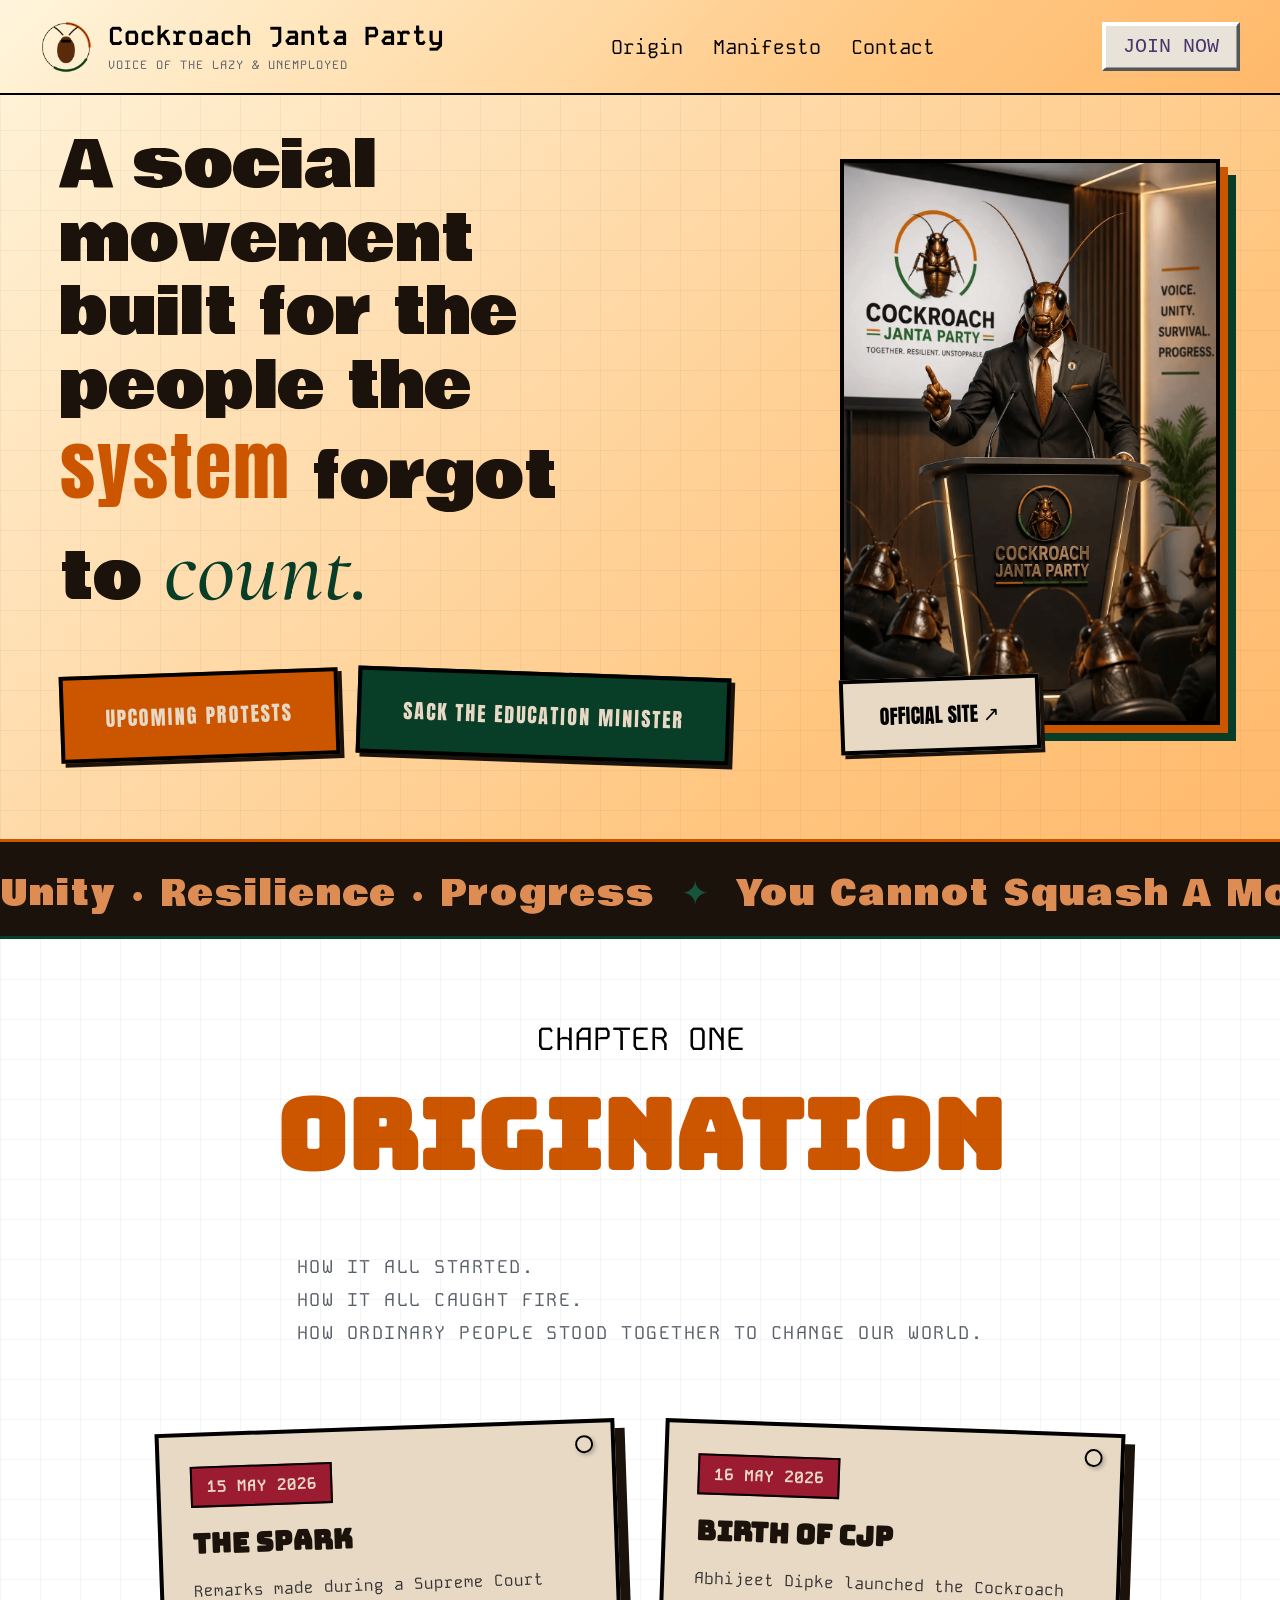
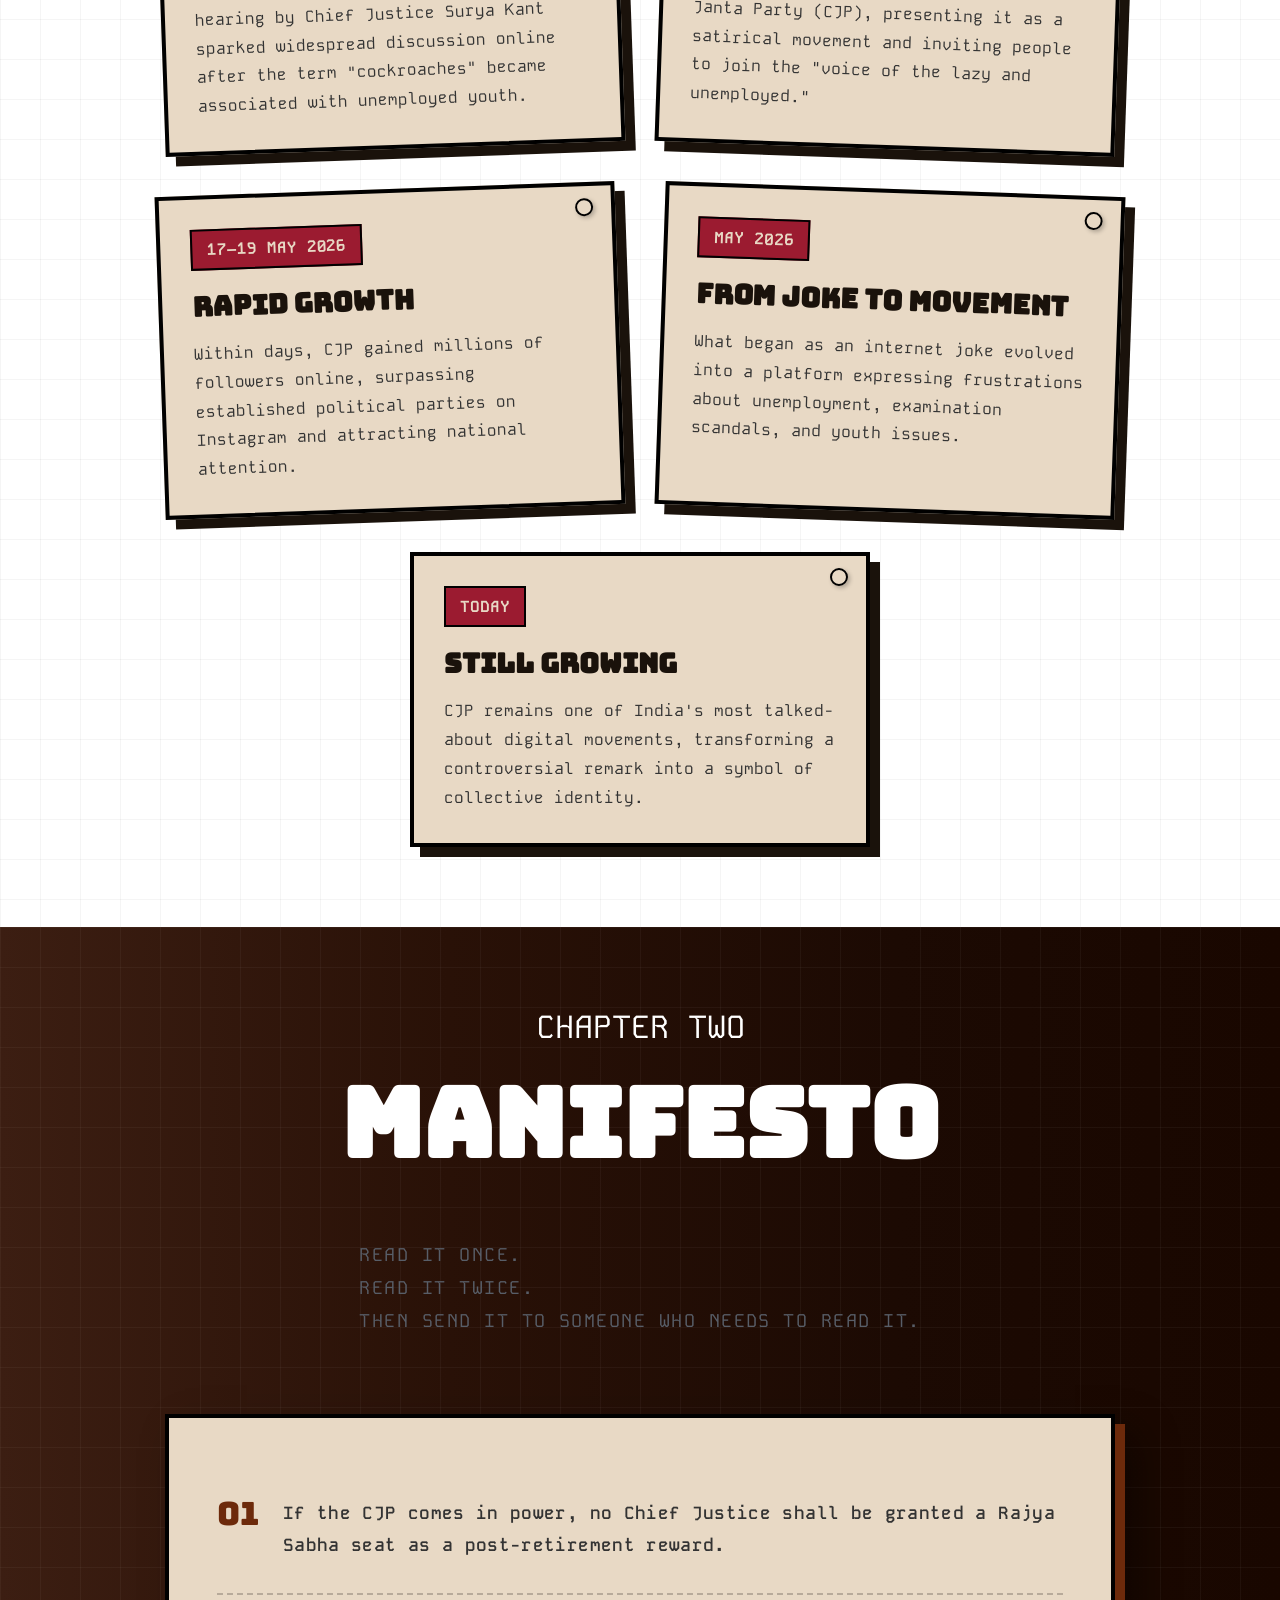
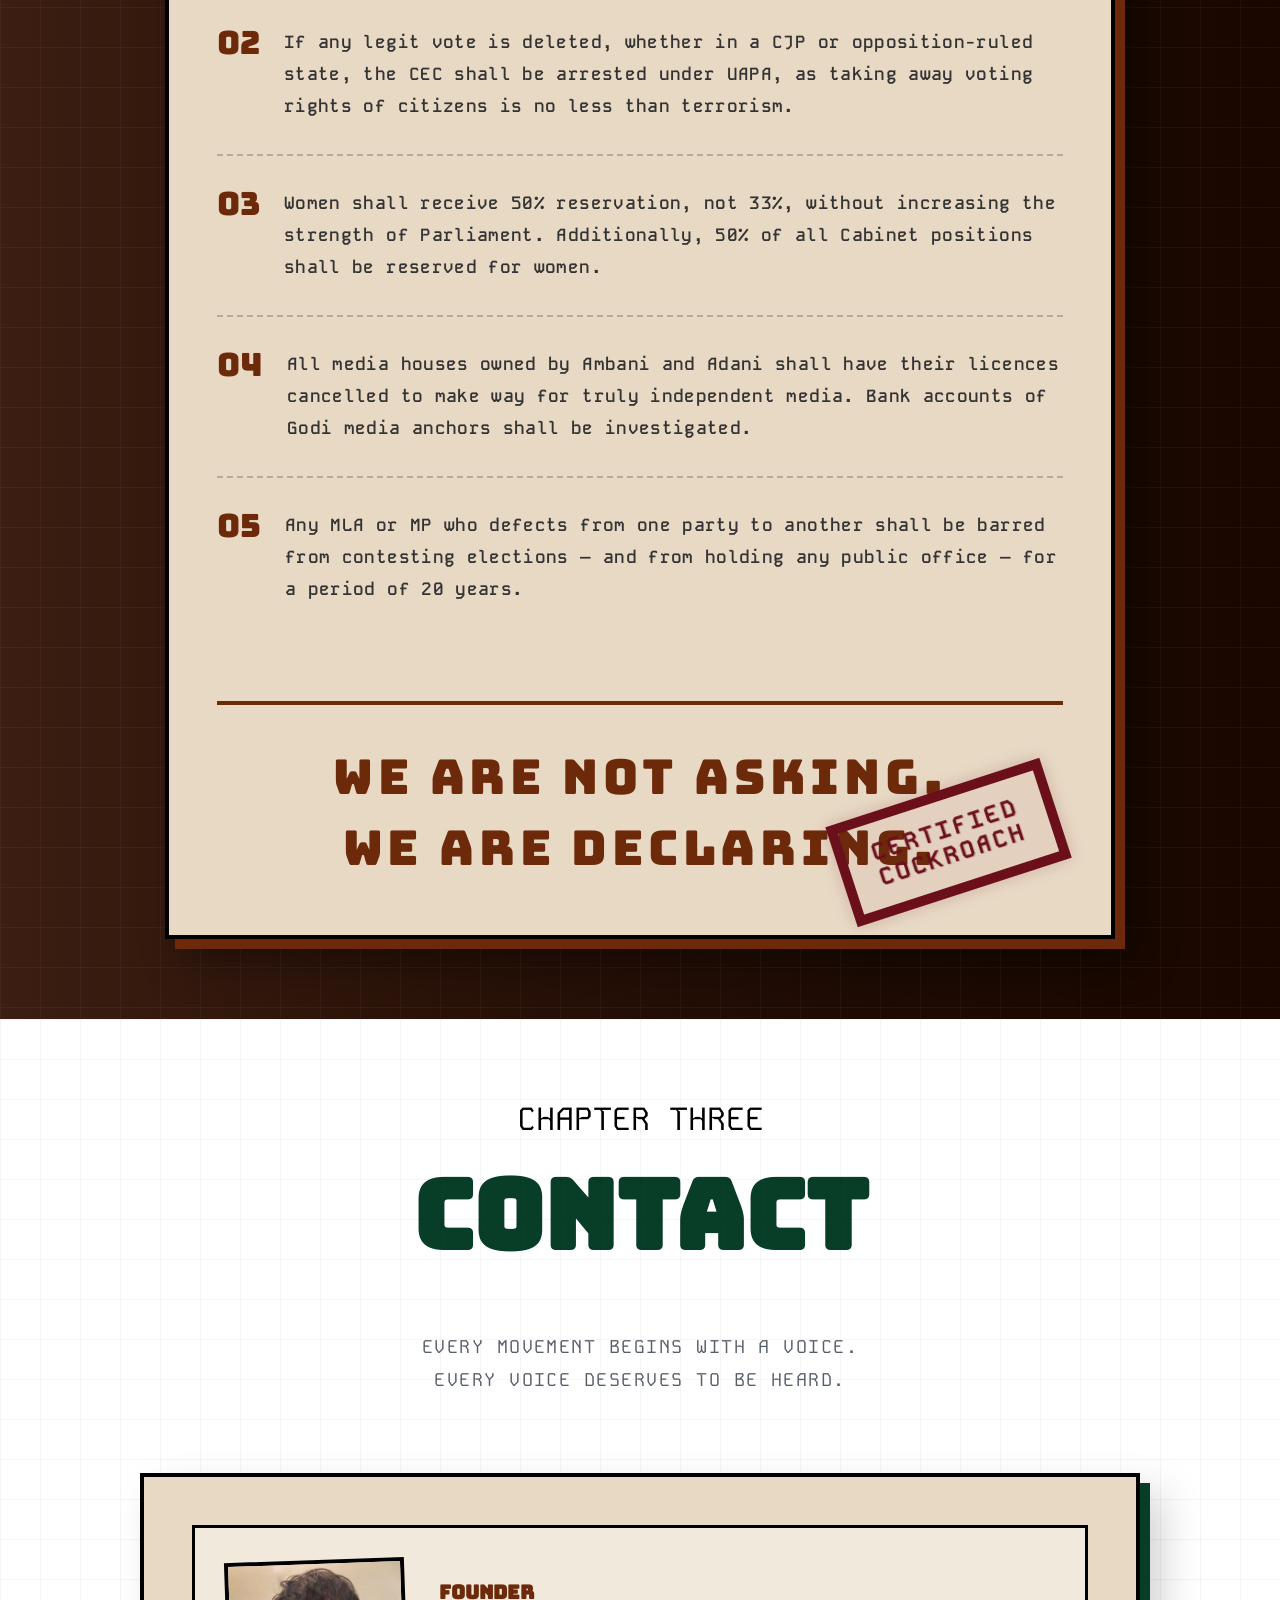
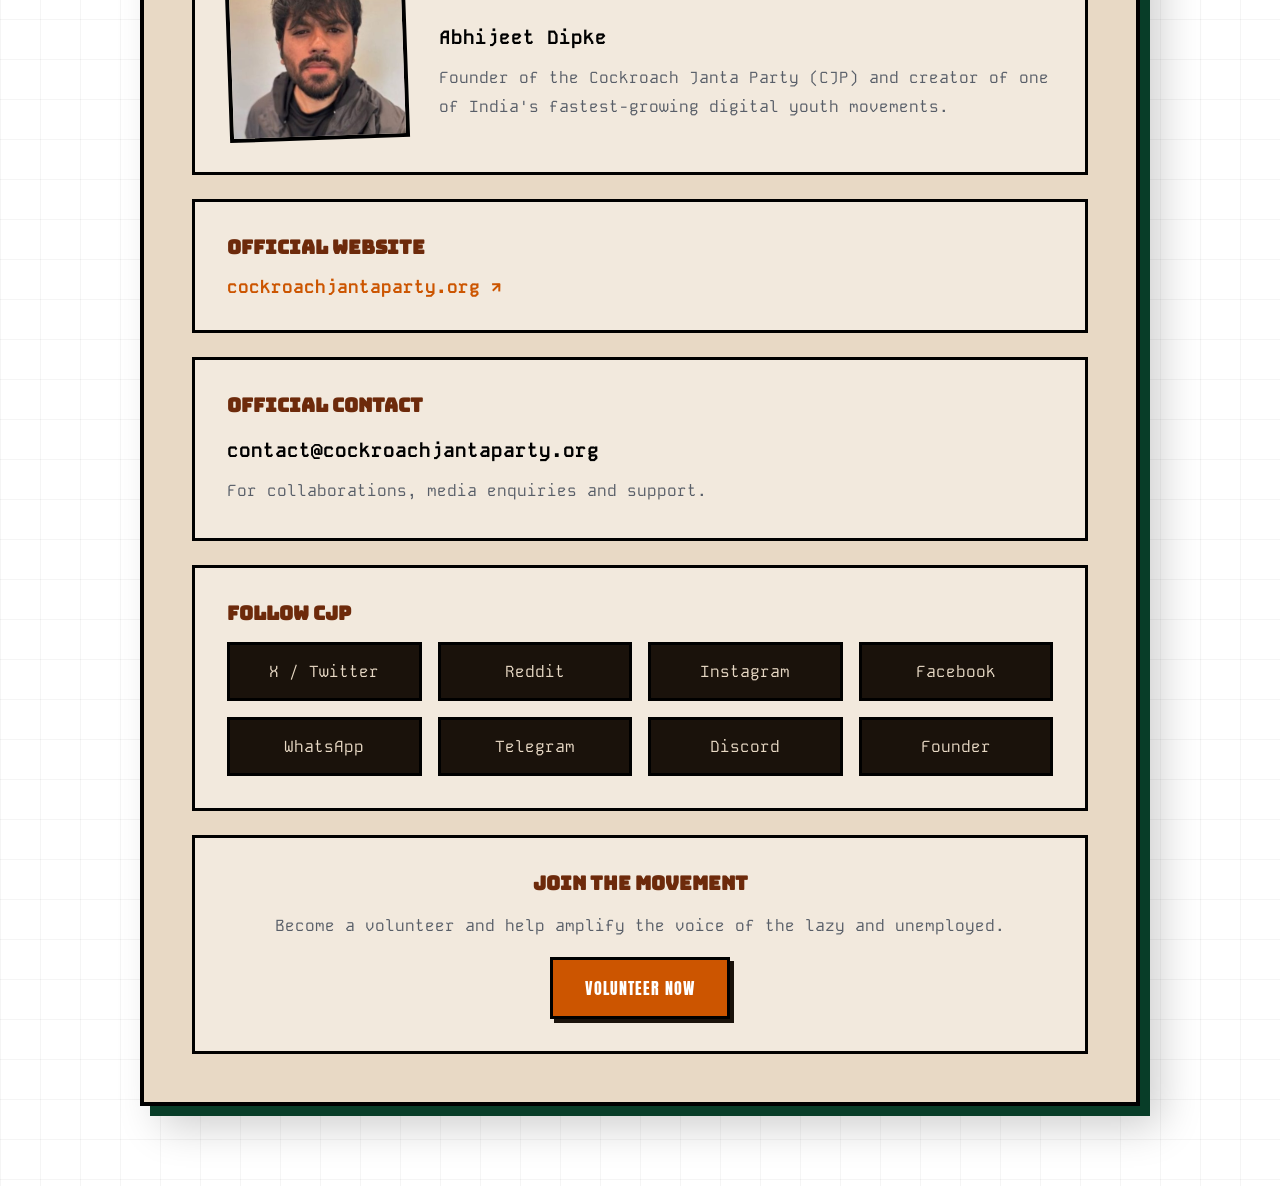
<file: public/index.html>
<!DOCTYPE html>
<html lang="en">
<head>
    
    <meta charset="UTF-8">
    <meta name="viewport" content="width=device-width, initial-scale=1.0">

    <title>CJP</title>

    <link rel="stylesheet" href="style.css">
    
</head>

<body>

    <header class="top-bar">

        <img src="assets/Cockroach_Janta_Party_logo.png" alt="CJP Logo" class="logo">

        <div class="title-box">
            <h1 class="main-title">Cockroach Janta Party</h1>
            <p class="sub-title">Voice of the Lazy & Unemployed</p>
        </div>

        <div class="nav-bar">
            <a class="origin" href="#origin-link">
                Origin
            </a>
            <a class="manifesto" href="#manifesto-link">
                Manifesto
            </a>
            <a class="contact" href="#contact-link">
                Contact
            </a>
        </div>

        <a class="join" href="https://cockroachjantaparty.org/#join" target="_blank">
            JOIN NOW
        </a>

    </header>
    
    <section class="info">
        
        <div class="info-left">
            <p class="info-text">
                A social movement built for the people the
                <span class="system">system</span>
                forgot to
                <span class="count">count.</span>
            </p>

            <div class="info-buttons">
                <a class="protests" href="protest.html">
                    UPCOMING PROTESTS
                </a>
                <a class="sack" href="https://www.cockroachjantaparty.org/petitions/petition-to-sack-the-education-minister#petition-sign-form" target="_blank">
                    SACK THE EDUCATION MINISTER
                </a>
            </div>
        </div>
        
        <div class="info-right">
            
            <img src="assets/cockroach.png" alt="Banner">

            <a class="official" href="https://cockroachjantaparty.org/" target="_blank">
                OFFICIAL SITE ↗
            </a>

        </div>
        
    </section>

    <section class="ribbon">

            <div class="ribbon-track">
                <span>
                    Unity · Resilience · Progress 
                     <span class="star"> ✦</span> 
                     You Cannot Squash A Movement 
                     <span class="star">✦</span>
                     Together We Survive 
                     <span class="star">✦</span>
                     Stronger Together 
                     <span class="star">✦ </span>
                    </span>

                    <span>
                    Unity · Resilience · Progress 
                    <span class="star"> ✦</span> 
                     You Cannot Squash A Movement 
                     <span class="star">✦</span>
                     Together We Survive 
                     <span class="star">✦</span>
                     Stronger Together
                     <span class="star">✦ </span> 
                    </span>
            </div>
    </section>
    
    <section class="section-origin" id="origin-link">

        <p class="chapter-1" id="chapter-1">CHAPTER ONE</p>

        <h2 class="origin-title">ORIGINATION</h2>
        
        <p class="origin-intro">
            How it all started.<br>
            How it all caught fire.<br>
            How ordinary people stood together to change our world.
        </p>
        
        <div class="origin-board">
            <article class="origin-poster">
                <span class="poster-date">15 MAY 2026</span>
                <h3>THE SPARK</h3>
                <p>
                    Remarks made during a Supreme Court hearing by Chief Justice
                    Surya Kant sparked widespread discussion online after the term
                    "cockroaches" became associated with unemployed youth.
                </p>
            </article>
            
            <article class="origin-poster">
                <span class="poster-date">16 MAY 2026</span>
                <h3>BIRTH OF CJP</h3>
                <p>
                    Abhijeet Dipke launched the Cockroach Janta Party (CJP),
                    presenting it as a satirical movement and inviting people
                    to join the "voice of the lazy and unemployed."
                </p>
            </article>

            <article class="origin-poster">
                <span class="poster-date">17–19 MAY 2026</span>
                <h3>RAPID GROWTH</h3>
                <p>
                    Within days, CJP gained millions of followers online,
                    surpassing established political parties on Instagram and
                    attracting national attention.
                </p>
            </article>

            <article class="origin-poster">
                <span class="poster-date">MAY 2026</span>
                <h3>FROM JOKE TO MOVEMENT</h3>
                <p>
                    What began as an internet joke evolved into a platform
                    expressing frustrations about unemployment, examination
                    scandals, and youth issues.
                </p>
            </article>

            <article class="origin-poster">
                <span class="poster-date">TODAY</span>
                <h3>STILL GROWING</h3>
                <p>
                    CJP remains one of India's most talked-about digital
                    movements, transforming a controversial remark into a
                    symbol of collective identity.
                </p>
            </article>
        </div>
    </section>

    <section class="section-manifesto" id="manifesto-link">
        
        <p class="chapter-2" id="chapter-2">CHAPTER TWO</p>
        
        <h2 class="manifesto-title">MANIFESTO</h2>
        
        <p class="manifesto-intro">
            Read it once.<br>
            Read it twice.<br>
            Then send it to someone who needs to read it.
        </p>
        
        <div class="manifesto-paper">
            <article class="manifesto-point">
                <span class="manifesto-number">01</span>
                <p class="manifesto-text">
                    If the CJP comes in power, no Chief Justice shall be granted a Rajya
                    Sabha seat as a post-retirement reward.
                </p>
            </article>

            <article class="manifesto-point">
                <span class="manifesto-number">02</span>
                <p class="manifesto-text">
                    If any legit vote is deleted, whether in a CJP or opposition-ruled
                    state, the CEC shall be arrested under UAPA, as taking away voting
                    rights of citizens is no less than terrorism.
                </p>
            </article>
            
            <article class="manifesto-point">
                <span class="manifesto-number">03</span>
                <p class="manifesto-text">
                    Women shall receive 50% reservation, not 33%, without increasing the
                    strength of Parliament. Additionally, 50% of all Cabinet positions
                    shall be reserved for women.
                </p>
            </article>

            <article class="manifesto-point">
                <span class="manifesto-number">04</span>
                <p class="manifesto-text">
                    All media houses owned by Ambani and Adani shall have their licences
                    cancelled to make way for truly independent media. Bank accounts of
                    Godi media anchors shall be investigated.
                </p>
            </article>

            <article class="manifesto-point">
                <span class="manifesto-number">05</span>
                <p class="manifesto-text">
                    Any MLA or MP who defects from one party to another shall be barred
                    from contesting elections — and from holding any public office — for a
                    period of 20 years.
                </p>
            </article>
            
            <div class="closing">
                <p>WE ARE NOT ASKING.</p>
                <p>WE ARE DECLARING.</p>
            </div>
        
            <div class="cockroach-stamp">
                CERTIFIED<br>
                COCKROACH
            </div>

        </div>
    </section>
    
    <section class="section-contact" id="contact-link">
        
        <p class="chapter-3" id="chapter-3">CHAPTER THREE</p>
        
        <h2 class="contact-title">CONTACT</h2>
        
        <p class="contact-intro">
            Every movement begins with a voice.<br>
            Every voice deserves to be heard.
        </p>
        
        <div class="contact-card">
            <div class="contact-block founder-card">
                <img src="assets/abhijeet.jpg" alt="Abhijeet Dipke" class="founder-image">   
                <div class="founder-info">
                    <h3>FOUNDER</h3>
                    <p class="contact-text">
                        Abhijeet Dipke
                    </p>
                    <p class="contact-subtext">
                        Founder of the Cockroach Janta Party (CJP)
                        and creator of one of India's fastest-growing
                        digital youth movements.
                    </p>
                </div>
            </div>
            
            <div class="contact-block">
                <h3>OFFICIAL WEBSITE</h3>
                <a class="contact-link" href="https://cockroachjantaparty.org/" target="_blank">
                    cockroachjantaparty.org ↗
                </a>
            </div>
            
            <div class="contact-block">
                <h3>OFFICIAL CONTACT</h3>
                <p class="contact-text">
                    contact@cockroachjantaparty.org
                </p>
                <p class="contact-subtext">
                    For collaborations, media enquiries and support.
                </p>
            </div>

            <div class="contact-block">
                <h3>FOLLOW CJP</h3>
                <div class="social-grid">

                    <a class="social-link" href="https://x.com/Cockroachisback" target="blank_">
                        X / Twitter
                    </a>

                    <a class="social-link" href="https://www.reddit.com/r/CockroachJantaParty09/" target="blank_">
                        Reddit
                    </a>

                    <a class="social-link" href="https://www.instagram.com/cockroachjantaparty/" target="blank_">
                        Instagram
                    </a>

                    <a class="social-link" href="https://www.facebook.com/profile.php?id=61590017357770" target="blank_">
                        Facebook
                    </a>

                    <a class="social-link" href="https://whatsapp.com/channel/0029VbBqF7S5fM5Rf1mRV540" target="blank_">
                        WhatsApp
                    </a>

                    <a class="social-link" href="https://t.me/thecockroachchannel" target="blank_">
                        Telegram
                    </a>

                    <a class="social-link" href="https://discord.gg/cockroach" target="blank_">
                        Discord
                    </a>

                    <a class="social-link" href="https://x.com/abhijeet_dipke" target="blank_">
                        Founder
                    </a>
                    
                </div>
            </div>
            
            <div class="contact-block join-block">
                <h3>JOIN THE MOVEMENT</h3>
                <p class="contact-subtext">
                    Become a volunteer and help amplify
                    the voice of the lazy and unemployed.
                </p>
                <a href="https://cockroachjantaparty.org/volunteer.html" target="_blank" class="join-movement">
                    VOLUNTEER NOW
                </a>
            </div>
        </div>
    </section>
    
    <div class="secret-overlay"></div>
    <div class="secret-poster">
        <button class="secret-close">
            ✕
        </button>
        
        <span class="secret-label">
            CLASSIFIED
        </span>

        <h3>
            COCKROACH DOSSIER
        </h3>
        
        <p>
            Congratulations Comrade.
            You have accessed restricted
            party archives.
        </p>
        <p class="secret-status">
            Status:
            <strong>
                STILL UNEMPLOYED
            </strong>
        </p>
    </div>

    <script src="script.js"></script>

</body>
</html>
</file>
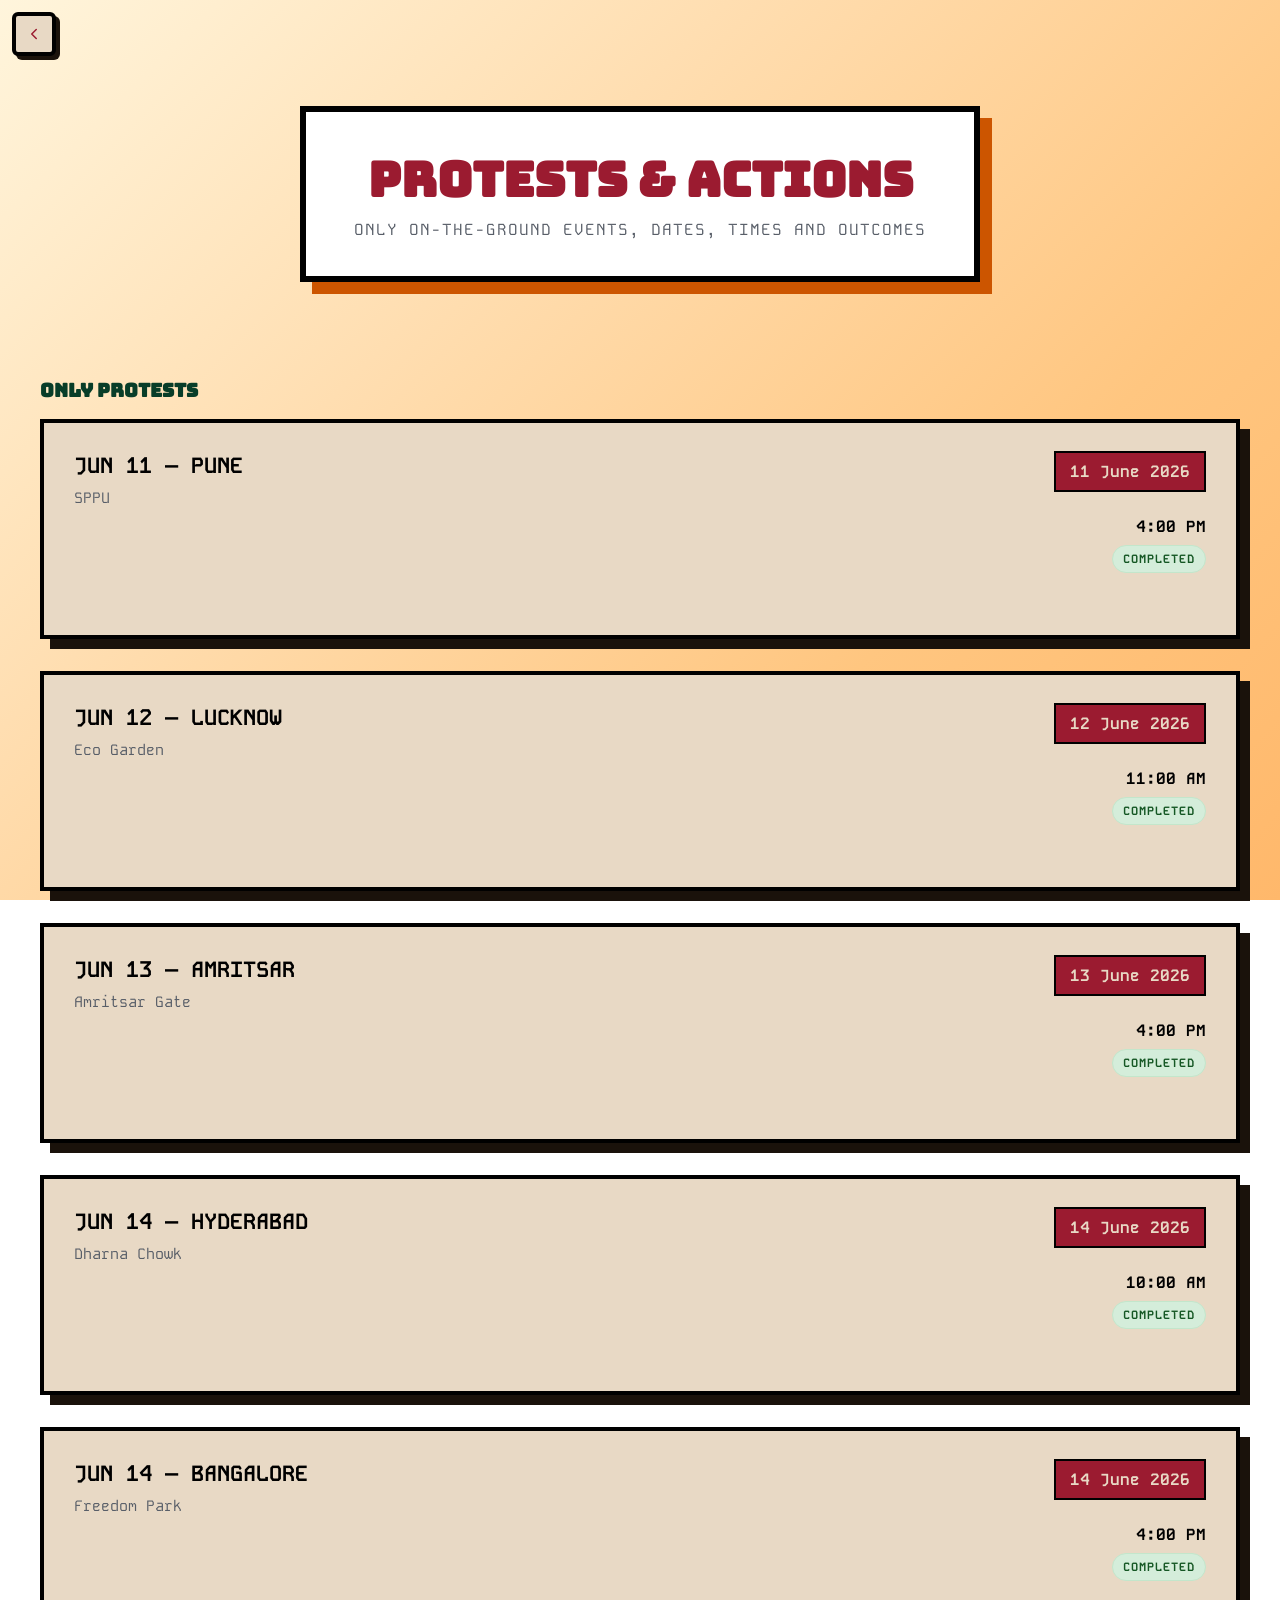
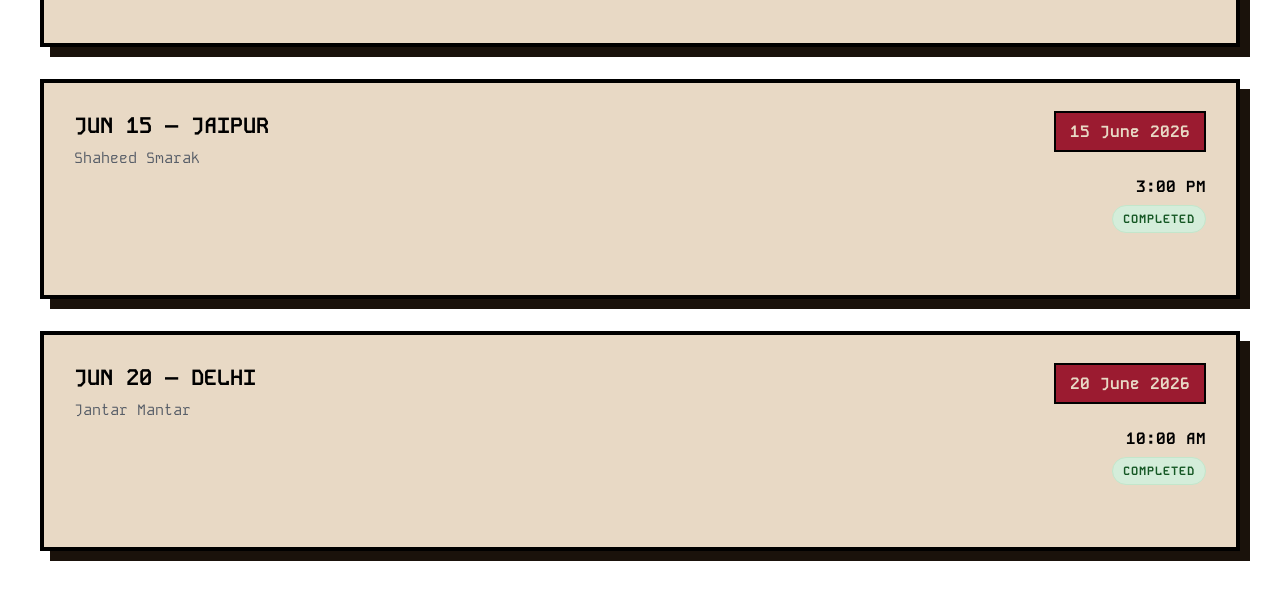
<file: public/protest.html>
<!DOCTYPE html>
<html lang="en">
<head>
	<meta charset="utf-8" />
	<meta name="viewport" content="width=device-width, initial-scale=1" />
	<title>CJP — Protests</title>
	<link rel="stylesheet" href="style.css">
</head>
<body>

	<a class="back-button back-button--icon" href="index.html" aria-label="Go back" title="Go back">
		<svg xmlns="http://www.w3.org/2000/svg" viewBox="0 0 24 24" aria-hidden="true" focusable="false">
			<path d="M15 6l-6 6 6 6" stroke="currentColor" stroke-width="2" stroke-linecap="round" stroke-linejoin="round" fill="none"/>
		</svg>
	</a>

	<main class="protest-page">

		<section class="protest-hero">

			<div class="hero-card">
				<h2 class="hero-title">PROTESTS & ACTIONS</h2>
				<p class="hero-subtitle">Only on-the-ground events, dates, times and outcomes</p>
			</div>

			</section>

			<section class="protest-grid">

			<div class="protest-column">
			<h3 class="protest-section-title protest-upcoming-title">Only Protests</h3>
			<div class="protest-list">
				<article class="protest-card protest-card-completed">
					<div class="protest-card-header">
						<div>
							<strong class="protest-event-title">JUN 11 — PUNE</strong>
							<div class="protest-event-location">SPPU</div>
						</div>
						<div class="protest-event-meta">
							<span class="poster-date">11 June 2026</span>
							<div>4:00 PM</div>
							<span class="protest-status protest-status--completed">Completed</span>
						</div>
					</div>
				</article>

				<article class="protest-card protest-card-completed">
					<div class="protest-card-header">
						<div>
							<strong class="protest-event-title">JUN 12 — LUCKNOW</strong>
							<div class="protest-event-location">Eco Garden</div>
						</div>
						<div class="protest-event-meta">
							<span class="poster-date">12 June 2026</span>
							<div>11:00 AM</div>
							<span class="protest-status protest-status--completed">Completed</span>
						</div>
					</div>
				</article>

				<article class="protest-card protest-card-completed">
					<div class="protest-card-header">
						<div>
							<strong class="protest-event-title">JUN 13 — AMRITSAR</strong>
							<div class="protest-event-location">Amritsar Gate</div>
						</div>
						<div class="protest-event-meta">
							<span class="poster-date">13 June 2026</span>
							<div>4:00 PM</div>
							<span class="protest-status protest-status--completed">Completed</span>
						</div>
					</div>
				</article>

				<article class="protest-card protest-card-completed">
					<div class="protest-card-header">
						<div>
							<strong class="protest-event-title">JUN 14 — HYDERABAD</strong>
							<div class="protest-event-location">Dharna Chowk</div>
						</div>
						<div class="protest-event-meta">
							<span class="poster-date">14 June 2026</span>
							<div>10:00 AM</div>
							<span class="protest-status protest-status--completed">Completed</span>
						</div>
					</div>
				</article>

				<article class="protest-card protest-card-completed">
					<div class="protest-card-header">
						<div>
							<strong class="protest-event-title">JUN 14 — BANGALORE</strong>
							<div class="protest-event-location">Freedom Park</div>
						</div>
						<div class="protest-event-meta">
							<span class="poster-date">14 June 2026</span>
							<div>4:00 PM</div>
							<span class="protest-status protest-status--completed">Completed</span>
						</div>
					</div>
				</article>

				<article class="protest-card protest-card-completed">
					<div class="protest-card-header">
						<div>
							<strong class="protest-event-title">JUN 15 — JAIPUR</strong>
							<div class="protest-event-location">Shaheed Smarak</div>
						</div>
						<div class="protest-event-meta">
							<span class="poster-date">15 June 2026</span>
							<div>3:00 PM</div>
							<span class="protest-status protest-status--completed">Completed</span>
						</div>
					</div>
				</article>

				<article class="protest-card protest-card-completed">
					<div class="protest-card-header">
						<div>
							<strong class="protest-event-title">JUN 20 — DELHI</strong>
							<div class="protest-event-location">Jantar Mantar</div>
						</div>
						<div class="protest-event-meta">
							<span class="poster-date">20 June 2026</span>
							<div>10:00 AM</div>
							<span class="protest-status protest-status--completed">Completed</span>
						</div>
					</div>
				</article>
			</div>
		</div>
	</section>

	</main>
</file>
<file: public/style.css>
@import url('https://fonts.googleapis.com/css2?family=Kode+Mono:wght@400..700&display=swap');
@import url('https://fonts.googleapis.com/css2?family=Bowlby+One&display=swap');
@import url('https://fonts.googleapis.com/css2?family=Anton&family=Cormorant+Garamond:ital,wght@1,500&family=Inter:wght@400;500;700&display=swap');
@import url('https://fonts.googleapis.com/css2?family=Bungee&display=swap');
@import url('https://fonts.googleapis.com/css2?family=Share+Tech+Mono&display=swap');

        *,
        *::before,
        *::after{
            margin: 0;
            padding: 0;
            box-sizing: border-box;
        }

        :root{
            --color-orange: #CC5500;
            --color-forest: #083D28;
            --color-maroon: #9B1B30;
            --color-brown: #6D2A0B;
            --color-gray: #585e68;
            --color-paper: #E8D9C5;
            --color-paper-text: #333333;
            --color-border: #000000;
            --color-shadow: #1A120B;
            --color-pressed-shadow: #1a120be2;
        }
        
        html{
            scroll-behavior: smooth;
        }

        @keyframes fadeUp{
                from{
                    opacity: 0;
                    transform: translateY(40px);
                }

                to{
                    opacity: 1;
                    transform: translateY(0);
                }
            }

        @keyframes scroll{
                from{
                    transform:translateX(0);
                }
                to{
                    transform:translateX(-50%);
                }
            }

        @keyframes stampHit{
                0%{
                    opacity: 0;
                    transform:
                    rotate(-18deg)
                    scale(0);
                }
                70%{
                    opacity: 1;
                    transform:
                    rotate(-18deg)
                    scale(1.2);
                }
                100%{
                    opacity: 1;
                    transform:
                    rotate(-18deg)
                    scale(1);
                }
            }

            body{
                padding-top:50px;
                background: linear-gradient(
                            135deg,
                             #fff5dc 0%,
                             #ffddaf 35%,
                             #ffc680 70%,
                             #ffb86b 100%
                            );
                background-attachment: fixed;
                font-family: 'kode mono', monospace;
            }

            .top-bar{
                width: 100%;
                position: fixed;
                top: 0;
                left: 0;
                padding: 20px 40px;
                display: flex;
                align-items: center;
                border-bottom: 2px solid var(--color-border);
                z-index: 100;
                background: linear-gradient(
                            135deg,
                             #fff5dcfb 0%,
                             #ffdeaffa 35%,
                             #ffc680fb 70%,
                             #ffb86bfb 100%
                            );
            }

            .logo{
                width: 100%;
                max-width: 52px;
                height: 100%;
                max-height: 52px;
                object-fit: contain;
                margin-right: 16px;
            }
            .title-box{
                display: flex;
                flex-direction: column;
            }
            .main-title{
                font-size: 26px;
                font-weight: bold;
                color: black;
            }
            .sub-title{
                font-size: 12px;
                text-transform: uppercase;
                letter-spacing: 1px;
                color: var(--color-gray);
                margin-top: 4px;
            }

            .nav-bar{
                display: flex;
                align-items: center;
                flex: 1;
                justify-content: center;
                font-size: 20px;
            }

            .origin{
                position: relative;
                text-decoration: none;
                color: black;
            }
            .origin::after{
                content: "";
                position: absolute;
                left: 0;
                bottom: -5px;
                width: 0%;
                height: 2px;
                background: var(--color-orange);
                transition: width 0.2s ease;
            }
            .origin:hover::after{
                width: 100%;
            }

            .manifesto{
                margin-left: 30px;
                position: relative;
                text-decoration: none;
                color: black;
            }
            .manifesto::after{
                content: "";
                position: absolute;
                left: 0;
                bottom: -5px;
                width: 0%;
                height: 2px;
                background: var(--color-orange);
                transition: width 0.2s ease;
            }
            .manifesto:hover::after{
                width: 100%;
            }

            .contact{
                margin-left: 30px;
                position: relative;
                text-decoration: none;
                color: black;
            }
            .contact::after{
                content: "";
                position: absolute;
                left: 0;
                bottom: -5px;
                width: 0%;
                height: 2px;
                background: var(--color-orange);
                transition: width 0.2s ease;
            }
            .contact:hover::after{
                width: 100%;
            }

            .join{
                margin-left: auto;
                font-family: 'Press Start 2P', monospace;
                font-size: 20px;
                text-decoration: none;
                color: #4a356d;
                padding: 10px 18px;
                background: #e8e3d8;
                border-top: 3px solid #ffffff;
                border-left: 3px solid #ffffff;
                border-right: 3px solid #555555;
                border-bottom: 3px solid #555555;
                display: inline-block;
                transition: 0.12s ease;
                box-shadow:
                inset 1px 1px 0 #ffffff,
                inset -1px -1px 0 #999999;
            }
            .join:hover{
                transform: translateY(-3px);
                box-shadow:
                0 4px 0 #777,
                inset 1px 1px 0 #ffffff,
                inset -1px -1px 0 #999999;
            }
            .join:active{
                transform: translateY(2px);
                border-top: 3px solid #555555;
                border-left: 3px solid #555555;
                border-right: 3px solid #ffffff;
                border-bottom: 3px solid #ffffff;
            }

             .info{
                width: 100%;
                display: flex;
                justify-content: space-between;
                align-items: center;
                padding: 80px 60px;
                position: relative;
                overflow: hidden;
            }
            .info::before{
                content: "";
                position: absolute;
                inset: 0;
                background-image:
                linear-gradient(rgba(0,0,0,0.04) 1px,transparent 1px),
                linear-gradient(90deg,rgba(0,0,0,0.04) 1px,transparent 1px);
                background-size: 40px 40px;
                pointer-events: none;
            }

            .info-left{
                width: 55%;
                position: relative;
                z-index: 2;
                display: flex;
                flex-direction: column;
                justify-content: center;
                padding-right: 40px;
            }

            .info-text{
                max-width: 750px;
                font-family: 'bowlby one', bold;
                font-size: 64px;
                font-weight: 500;
                line-height: 1.15;
                color: var(--color-shadow);
                margin-bottom: 24px;
                opacity: 0;
                animation: fadeUp 1s ease forwards;
            }

            .system{
                font-size: 74px;
                font-family: 'Anton', sans-serif;
                color: var(--color-orange);
                letter-spacing: 2px;
            }
            .count{
                font-family: 'Cormorant Garamond', serif;
                font-style: italic;
                font-size: 94px;
                color: var(--color-forest);
            }

            .info-buttons{
                display: flex;
                white-space: nowrap;
                margin-top: 25px;
                gap: 18px;
                align-items: center;
                opacity: 0;
                animation: fadeUp 1s ease forwards;
                animation-delay: 0.3s;
            }

            .protests{
                display: inline-block;
                padding: 24px 42px;
                background: var(--color-orange);
                color: var(--color-paper);
                font-family: 'Anton', sans-serif;
                font-size: 20px;
                letter-spacing: 2px;
                text-decoration: none;
                border: 4px solid var(--color-border);
                box-shadow: 4px 4px 0 var(--color-shadow);
                transform: rotate(-2deg);
                transition: 0.15s ease;
            }
            .protests:hover{
                transform: rotate(0deg) translate(-3px,-3px);
                box-shadow:
                7px 7px 0 var(--color-pressed-shadow);
            }

            .sack{
                display: inline-block;
                padding: 24px 42px;
                background: var(--color-forest);
                color: var(--color-paper);
                font-family: 'Anton', sans-serif;
                font-size: 20px;
                letter-spacing: 2px;
                text-decoration: none;
                border: 4px solid var(--color-border);
                box-shadow: 4px 4px 0 var(--color-shadow);
                transform: rotate(2deg);
                transition: 0.15s ease;
            }
            .sack:hover{
                transform: rotate(0deg) translate(-3px, -3px);
                box-shadow: 7px 7px 0 var(--color-pressed-shadow);
            }

            .info-right{
                position: relative;
                width: 100%;
                max-width: 380px;
                margin-left: -40px;
                transition: 0.3s;
                opacity: 0;
                animation: fadeUp 1s ease forwards;
                animation-delay: 0.6s;
            }

            .info-right img{
                width:100%;
                height:auto;
                border:4px solid var(--color-border);
                box-shadow: 
                8px 8px 0 var(--color-orange),
                16px 16px 0 var(--color-forest);
                transition: 0.3s;
            }
            .info-right img:hover{
                transform: translate(-4px, -4px);
                box-shadow:
                12px 12px 0 var(--color-orange),
                24px 24px 0 var(--color-forest);
            }

            .official{
                position: absolute;
                bottom: -22px;
                left: 0;
                font-family: 'Anton', sans-serif;
                font-size: 20px;
                color: black;
                text-decoration: none;
                background: var(--color-paper);
                padding: 18px 36px;
                border: 4px solid var(--color-border);
                box-shadow: 4px 4px 0 var(--color-shadow);
                transform:rotate(-2deg);
                transition:0.15s ease;
            }
            .official:hover{
                transform: rotate(0deg) translate(-3px,-3px);
                box-shadow: 7px 7px 0 var(--color-pressed-shadow);
            }

            .ribbon{
                width: 100%;
                height: 100%;
                max-height: 100px;
                overflow: hidden;
                background: var(--color-shadow);
                border-top: 3px solid var(--color-orange);
                border-bottom: 3px solid var(--color-forest);
                padding: 25px 0;
                white-space: nowrap;
            }
            .ribbon-track{
                display: flex;
                width: max-content;
                animation: scroll 30s linear infinite;
            }
            .ribbon-track > span{
                font-family: 'Bowlby One',sans-serif;
                font-size: 34px;
                font-weight: 300;
                color: #dd8d53;
                letter-spacing: 2px;
            }

            .star{
                color: #16543b;
                margin: 0 12px;
            }

            .section-origin{
                scroll-margin-top: 90px;
                width: 100%;
                display: flex;
                flex-direction: column;
                align-items: center;
                padding: 80px 60px;
                position: relative;
                overflow: hidden;
                gap: 12px;
            }
            .section-origin::before{
                content: "";
                position: absolute;
                inset: 0;
                background-image:
                linear-gradient(rgba(0,0,0,0.04) 1px,transparent 1px),
                linear-gradient(90deg,rgba(0,0,0,0.04) 1px,transparent 1px);
                background-size: 40px 40px;
                pointer-events: none;
            }

            .chapter-1{
                font-size: 2rem;
                text-align: center;
                color: black;
            }
            .origin-title{
                text-align: center;
                color: var(--color-orange);
                font-size: clamp(4rem,8vw,6rem);
                text-transform: uppercase;
                margin-bottom: 40px;
                font-family: 'Bungee',sans-serif;
            }

            .origin-intro{
                font-size: 1.15rem;
                max-width: 700px;
                margin: 0 auto 4rem;
                line-height: 1.8;
                color: var(--color-gray);
                text-transform: uppercase;
                letter-spacing: .08em;
                position: relative;
                z-index: 2;
            }

            .origin-board{
                width: 100%;
                max-width: 1100px;
                display: flex;
                flex-wrap: wrap;
                justify-content: center;
                gap: 40px;
                position: relative;
                z-index: 2;
            }

            .origin-poster{
                width: 100%;
                max-width: 460px;
                background: var(--color-paper);
                padding: 30px;
                border: 4px solid var(--color-border);
                box-shadow: 10px 10px 0 var(--color-shadow);
                transition: 0.2s ease;
                position: relative;
            }
            .origin-poster::before{
                content: "";
                position: absolute;
                top: 12px;
                right: 18px;
                width: 18px;
                height: 18px;
                border-radius: 50%;
                background:
                radial-gradient(
                circle at 30% 30%,
                #d20a0a
                );
                border: 2px solid var(--color-border);
                box-shadow:
                2px 2px 4px rgba(0,0,0,0.25);
                z-index: 2;
            }
            .origin-poster:nth-child(odd){
                transform: rotate(-2deg);
            }
            .origin-poster:nth-child(even){
                transform: rotate(2deg);
            }
            .origin-poster:last-child{
                transform: rotate(0deg);
            }
            .origin-poster:hover{
                transform: rotate(0deg) scale(1.03);
                box-shadow: 15px 15px 0 var(--color-orange);
            }
            

            .poster-date{
                display: inline-block;
                padding: 8px 14px;
                background: var(--color-maroon);
                color: var(--color-paper);
                border: 2px solid var(--color-border);
                margin-bottom: 18px;
                font-weight: bold;
            }
            .origin-poster h3{
                font-family: 'Bungee', sans-serif;
                font-size: 1.7rem;
                margin-bottom: 16px;
                color: var(--color-shadow);
            }
            .origin-poster p{
                line-height: 1.8;
                font-size: 1rem;
                color: var(--color-paper-text);
            }

            .section-manifesto{
                scroll-margin-top: 90px;
                width: 100%;
                display: flex;
                flex-direction: column;
                align-items: center;
                padding: 80px 60px;
                position: relative;
                overflow: hidden;
                gap: 12px;
                background:
                linear-gradient(
                    90deg,
                    #3c1e12 0%,
                    #291107 35%,
                    #1c0a03 70%,
                    #190700 100%
                    );
            }
            .section-manifesto::before{
                content: "";
                position: absolute;
                inset: 0;
                background-image:
                linear-gradient(rgba(255, 255, 255, 0.04) 1px,transparent 1px),
                linear-gradient(90deg,rgba(255, 255, 255, 0.04) 1px,transparent 1px);
                background-size: 40px 40px;
                pointer-events: none;
            }

            .chapter-2{
                font-size: 2rem;
                text-align: center;
                color: white;
            }
            .manifesto-title{
                text-align: center;
                font-size: clamp(4rem,8vw,6rem);
                text-transform: uppercase;
                margin-bottom: 40px;
                font-family: 'Bungee',sans-serif;
                color: white;
            }

            .manifesto-intro{
                font-size: 1.15rem;
                max-width: 600px;
                margin: 0 auto 4rem;
                line-height: 1.8;
                color: var(--color-gray);
                text-transform: uppercase;
                letter-spacing: .08em;
                position: relative;
                z-index: 2;
            }

            .manifesto-paper{
                max-width: 950px;
                margin: 0 auto;
                background: var(--color-paper);
                color: var(--color-paper-text);
                padding: 3rem;
                border: 4px solid var(--color-border);
                box-shadow:
                10px 10px 0 var(--color-brown),
                20px 20px 40px rgba(0,0,0,.45);
                text-align: left;
                position: relative;
                z-index: 2;
            }

            .manifesto-point{
                display: flex;
                gap: 1.5rem;
                align-items: flex-start;
                padding: 2rem 0;
                border-bottom: 2px dashed rgba(36, 29, 26, 0.25);
            }
            .manifesto-point:last-of-type{
                border-bottom: none;
            }

            .manifesto-number{
                flex-shrink: 0;
                font-family: "Bungee", sans-serif;
                font-size: 2rem;
                color: var(--color-brown);
                line-height: 1;
            }        
            .manifesto-text{
                font-size: 1.1rem;
                line-height: 1.8;
                font-weight: 600;
                letter-spacing: .02em;
            }

            .closing{
                margin-top: 4rem;
                text-align: center;
                padding-top: 2rem;
                border-top: 4px solid var(--color-brown);
            }
            .closing p{
                font-family: "Bungee", sans-serif;
                font-size: clamp(1.5rem, 4vw, 3rem);
                color: var(--color-brown);
                margin: .5rem 0;
                text-transform: uppercase;
                letter-spacing: .1em;
            }

            .cockroach-stamp{
                position: absolute;
                bottom: 40px;
                right: 50px;
                padding: 18px 28px;
                border: 8px solid #6B0F1A;
                outline: 3px solid #6B0F1A;
                outline-offset: -10px;
                color: #6B0F1A;
                font-weight: 900;
                font-size: 1.5rem;
                line-height: 1.1;
                letter-spacing: 3px;
                text-transform: uppercase;
                text-align: center;
                text-shadow:
                1px 1px 0 rgba(107,15,26,0.25);
                background:
                rgba(107,15,26,0.04);
                box-shadow:
                0 0 15px rgba(107,15,26,0.2);
                transform:
                rotate(-18deg)
                scale(0);
                opacity: 0;
                z-index: 5;
            }
            .cockroach-stamp.show{
                animation:
                stampHit 0.5s ease forwards;
            }

            .section-contact{
                width: 100%;
                display: flex;
                flex-direction: column;
                align-items: center;
                padding: 80px 60px;
                position: relative;
                overflow: hidden;
                gap: 12px;
                scroll-margin-top: 90px;
            }
            .section-contact::before{
                content: "";
                position: absolute;
                inset: 0;
                background-image:
                linear-gradient(rgba(0,0,0,0.04) 1px,transparent 1px),
                linear-gradient(90deg,rgba(0,0,0,0.04) 1px,transparent 1px);
                background-size: 40px 40px;
                pointer-events: none;
            }

            .chapter-3{
                font-size: 2rem;
                text-align: center;
                color: black;
            }
            .contact-title{
                text-align: center;
                color: var(--color-forest);
                font-size: clamp(4rem,8vw,6rem);
                text-transform: uppercase;
                margin-bottom: 40px;
                font-family: 'Bungee',sans-serif;
            }

            .contact-intro{
                font-size: 1.15rem;
                max-width: 700px;
                margin: 0 auto 4rem;
                line-height: 1.8;
                color: var(--color-gray);
                text-transform: uppercase;
                letter-spacing: .08em;
                text-align: center;
                position: relative;
                z-index: 2;
            }

            .contact-card{
                width: 100%;
                max-width: 1000px;
                background: var(--color-paper);
                border: 4px solid var(--color-border);
                padding: 3rem;
                box-shadow:
                10px 10px 0 var(--color-forest),
                20px 20px 40px rgba(0,0,0,.2);
                display: flex;
                flex-direction: column;
                gap: 1.5rem;
                position: relative;
                z-index: 2;
            }
            .contact-block{
                padding: 2rem;
                border: 3px solid var(--color-border);
                background: rgba(255,255,255,0.4);
            }
            .contact-block h3{
                font-family: 'Bungee',sans-serif;
                color: var(--color-brown);
                margin-bottom: 1rem;
                font-size: 1.2rem;
            }

            .founder-card{
                display: flex;
                align-items: center;
                gap: 2rem;
            }

            .founder-image{
                width: 180px;
                height: 180px;
                object-fit: cover;
                border: 4px solid var(--color-border);
                transform: rotate(-2deg);
                box-shadow:
                0px 0px 0 var(--color-orange),
                0px 0px 0 var(--color-forest);
                transition:
                box-shadow 0.25s ease,
                transform 0.25s ease;
            }

            .founder-image:hover{
                transform: rotate(0deg);
                box-shadow:
                8px 8px 0 var(--color-orange),
                16px 16px 0 var(--color-forest);
            }

            .founder-info{
                flex: 1;
            }

            .contact-text{
                font-size: 1.2rem;
                font-weight: bold;
                line-height: 1.8;
            }
            .contact-subtext{
                margin-top: .5rem;
                line-height: 1.8;
                color: var(--color-gray);
            }
            .contact-link{
                text-decoration: none;
                color: var(--color-orange);
                font-weight: bold;
                font-size: 1.1rem;
            }

            .social-grid{
                display: grid;
                grid-template-columns:
                repeat(auto-fit,minmax(180px,1fr));
                gap: 1rem;
            }
            .social-link{
                text-decoration: none;
                text-align: center;
                padding: 1rem;
                background: var(--color-shadow);
                color: var(--color-paper);
                border: 3px solid var(--color-border);
                transition: 0.2s ease;
            }
            .social-link:hover{
                transform: translate(-4px,-4px);

                box-shadow:
                6px 6px 0 var(--color-orange);
            }

            .join-block{
                text-align: center;
            }
            .join-movement{
                display: inline-block;
                margin-top: 1rem;
                padding: 16px 32px;
                background: var(--color-orange);
                color: white;
                text-decoration: none;
                border: 3px solid var(--color-border);
                box-shadow:
                4px 4px 0 var(--color-shadow);
                font-family: 'Anton',sans-serif;
                letter-spacing: 1px;
                transition: 0.15s ease;
            }
            .join-movement:hover{
                transform: translate(-3px,-3px);
                box-shadow:
                7px 7px 0 var(--color-shadow);
            }

            .secret-overlay{
                position: fixed;
                inset: 0;
                background: rgba(0,0,0,0.55);
                opacity: 0;
                pointer-events: none;
                transition: 0.3s ease;
                z-index: 9998;
            }
            .secret-overlay.show{
                opacity: 1;
                pointer-events: auto;
            }

            .secret-poster{
                position: fixed;
                top: 50%;
                left: 50%;
                width: 420px;
                max-width: 90%;
                padding: 30px;
                background: var(--color-paper);
                border: 4px solid var(--color-border);
                box-shadow:
                8px 8px 0 var(--color-shadow);
                transform:
                translate(-50%, -50%)
                rotate(-6deg)
                scale(0);
                opacity: 0;
                transition: 0.35s ease;
                z-index: 9999;
            }
            .secret-poster.show{
                opacity: 1;
                transform:
                translate(-50%, -50%)
                rotate(-2deg)
                scale(1);
            }

            .secret-close{
                position: absolute;
                top: 12px;
                right: 12px;
                width: 38px;
                height: 38px;
                border: 3px solid var(--color-border);
                background: var(--color-paper);
                font-size: 1rem;
                font-weight: bold;
                cursor: pointer;
                transition: 0.25s ease;
            }
            .secret-close:hover{
                transform: rotate(90deg);
                background: var(--color-orange);
                color: white;
            }

            .secret-label{
                display: inline-block;
                margin-bottom: 15px;
                padding: 6px 12px;
                background: var(--color-brown);
                color: black;
                letter-spacing: 2px;
                font-size: 35px;
                font-family: 'Anton', sans-serif;
                font-weight: bold;
                transform: rotate(-4deg);
            }
            .secret-poster h3{
                font-family:'Courier New', Courier, monospace;
                margin-bottom: 15px;
                color: var(--color-orange);
            }
            .secret-poster p{
                margin-bottom: 12px;
                color: var(--color-paper-text);
            }

            .secret-poster p.secret-status{
                font-weight: bold;
                color: var(--color-maroon);
                font-family: 'Share Tech Mono', sans-serif;
            }

            .protest-page{
                margin-top: 0;
                padding: 48px 40px 40px;
            }

            .protest-hero{
                text-align: center;
                margin-bottom: 96px;
                padding-top: 8px;
            }

            .hero-card{
                display: inline-block;
                padding: 36px 48px;
                border: 6px solid var(--color-border);
                background: white;
                box-shadow: 12px 12px 0 var(--color-orange);
                transition: transform 0.25s ease, box-shadow 0.25s ease, border-color 0.25s ease, background 0.25s ease;
            }

            .hero-card:hover{
                transform: translateY(-8px);
                box-shadow: 18px 18px 0 rgba(204,85,0,0.9);
                border-color: var(--color-forest);
                background: #fff9f0;
            }

            .hero-title{
                font-family: 'Bungee', sans-serif;
                font-size: 48px;
                margin-bottom: 8px;
                color: var(--color-maroon);
                transition: color 0.25s ease, transform 0.25s ease;
            }

            .hero-card:hover .hero-title{
                color: var(--color-forest);
                transform: scale(1.02);
            }

            .hero-subtitle{
                font-size: 16px;
                color: var(--color-gray);
                text-transform: uppercase;
                letter-spacing: 1px;
            }

            .back-button{
                position: fixed;
                left: 12px;
                top: 12px;
                z-index: 110;
                text-decoration: none;
                background: var(--color-paper);
                color: var(--color-maroon);
                border: 4px solid var(--color-border);
                padding: 8px 12px;
                font-weight: 700;
                box-shadow: 4px 4px 0 var(--color-shadow);
                display: inline-block;
                transition: transform 0.2s ease, box-shadow 0.2s ease, background 0.2s ease, border-color 0.2s ease;
            }

            .back-button:hover{
                transform: translateY(-3px);
                box-shadow: 6px 6px 0 rgba(26,18,11,0.8);
                background: #fff8d8;
                border-color: var(--color-forest);
            }

            .back-button--icon{
                width: 44px;
                height: 44px;
                padding: 0;
                display: inline-flex;
                align-items: center;
                justify-content: center;
                font-size: 20px;
                border-radius: 6px;
            }

            .back-button--icon svg{
                width: 18px;
                height: 18px;
                display: block;
            }

            .protest-grid{
                display: grid;
                grid-template-columns: 1fr;
                gap: 36px;
                align-items: start;
            }

            .protest-section-title{
                margin-bottom: 16px;
                font-family: 'Bungee', sans-serif;
                transition: color 0.2s ease, transform 0.2s ease, text-shadow 0.2s ease;
            }

            .protest-section-title:hover{
                color: var(--color-maroon);
                transform: translateX(2px);
                text-shadow: 1px 1px 0 rgba(0,0,0,0.1);
            }

            .protest-upcoming-title{
                color: var(--color-forest);
            }

            .protest-list{
                display: flex;
                flex-direction: column;
                gap: 32px;
            }

            .protest-card{
                padding: 28px 30px;
                border: 4px solid var(--color-border);
                background: var(--color-paper);
                box-shadow: 10px 10px 0 var(--color-shadow);
                min-height: 220px;
                transition: transform 0.25s ease, box-shadow 0.25s ease, border-color 0.25s ease, background 0.25s ease;
            }
            
            .protest-card:hover{
                transform: translate(5px,5px);
                box-shadow:
                5px 5px 0 var(--color-shadow);
            }

            .protest-card-header{
                display: flex;
                justify-content: space-between;
                align-items: flex-start;
                gap: 24px;
            }

            .protest-event-title{
                font-size: 22px;
            }

            .protest-event-location{
                color: var(--color-gray);
                font-size: 15px;
                margin-top: 8px;
            }

            .protest-event-meta{
                text-align: right;
            }

            .protest-status{
                display: inline-flex;
                align-items: center;
                justify-content: center;
                margin-top: 8px;
                padding: 5px 10px;
                border-radius: 999px;
                font-size: 12px;
                font-weight: 700;
                letter-spacing: 0.08em;
                text-transform: uppercase;
            }

            .protest-status--completed{
                color: #155724;
                background: #d4edda;
                border: 1px solid #c3e6cb;
            }

            .protest-event-meta div{
                margin-top: 6px;
                font-weight: bold;
            }

            @media (max-width: 768px){
                
                .top-bar{
                flex-direction: column;
                gap: 15px;
                padding: 20px;
                }

                .title-box{
                text-align: center;
                }

                .main-title{
                font-size: 2rem;
                }

                .sub-title{
                font-size: 0.9rem;
                }

                .nav-bar{
                    width: 100%;
                    justify-content: center;
                    flex-wrap: wrap;
                    gap: 15px;
                }

                .join{
                    width: 100%;
                    text-align: center;
                }

                .info{
                    flex-direction: column;
                    text-align: center;
                    gap: 40px;
                    padding: 60px 20px;
                }

                .info-text{
                    font-size: clamp(2rem, 8vw, 3.5rem);
                }

                .info-buttons{
                    flex-direction: column;
                    align-items: center;
                    width: 100%;
                }

                .protests,
                .sack{
                    width: 100%;
                    max-width: 350px;
                    text-align: center;
                }

                .info-right img{
                    width: 100%;
                    max-width: 320px;
                }

                .official{
                    margin-top: 20px;
                }

                .origin-board{
                    grid-template-columns: 1fr;
                }

                .origin-poster{
                    width: 100%;
                    max-width: 400px;
                    margin: 0 auto;
                }

                .section-origin,
                .section-manifesto,
                .section-contact{
                    padding-left: 20px;
                    padding-right: 20px;
                }

                .protest-hero{
                    margin-bottom: 40px;
                }

                .manifesto-paper{
                    padding: 30px 20px;
                }

                .cockroach-stamp{
                    right: 20px;
                    bottom: 20px;
                    font-size: 1rem;
                    padding: 12px 18px;
                }

                .founder-card{
                    flex-direction: column;
                    text-align: center;
                }

                .founder-image{
                    width: 150px;
                    height: 150px;
                }

                .social-grid{
                    grid-template-columns: 1fr;
                }

                .join-movement{
                    width: 100%;
                    text-align: center;
                }

                .secret-poster{
                    width: 90%;
                    padding: 20px;
                }

                /* --- mobile fixes --- */
                body{ padding-top: 0; background-attachment: scroll; }
                .top-bar{
                    position: sticky;
                    flex-direction: row;
                    flex-wrap: wrap;
                    justify-content: space-between;
                    gap: 10px 12px;
                    padding: 12px 16px;
                }
                .logo{ max-width: 40px; max-height: 40px; margin-right: 10px; }
                .title-box{ text-align: left; flex: 1; min-width: 0; }
                .main-title{ font-size: 1.15rem; }
                .sub-title{ font-size: .62rem; letter-spacing: .5px; }
                .nav-bar{ order: 3; flex: 0 0 100%; justify-content: space-around; gap: 8px; font-size: 1rem; }
                .join{ width: auto; padding: 8px 12px; font-size: .85rem; }
                .info{ padding: 40px 18px 50px; }
                .info-left{ width: 100%; padding-right: 0; align-items: center; }
                .info-right{ margin-left: 0; }
                .system{ font-size: 1.15em; }
                .count{ font-size: 1.4em; }
                .info-buttons{ white-space: normal; gap: 16px; }
                .protests,
                .sack{ padding: 16px 18px; font-size: 17px; letter-spacing: 1px; line-height: 1.2; }
                .origin-title{ font-size: clamp(2.4rem, 12vw, 4rem); overflow-wrap: anywhere; }
                .contact-text{ overflow-wrap: anywhere; font-size: .95rem; }
                .cockroach-stamp{ position: relative; right: auto; bottom: auto; display: block; width: max-content; margin: 24px auto 0; }
        }
</file>
